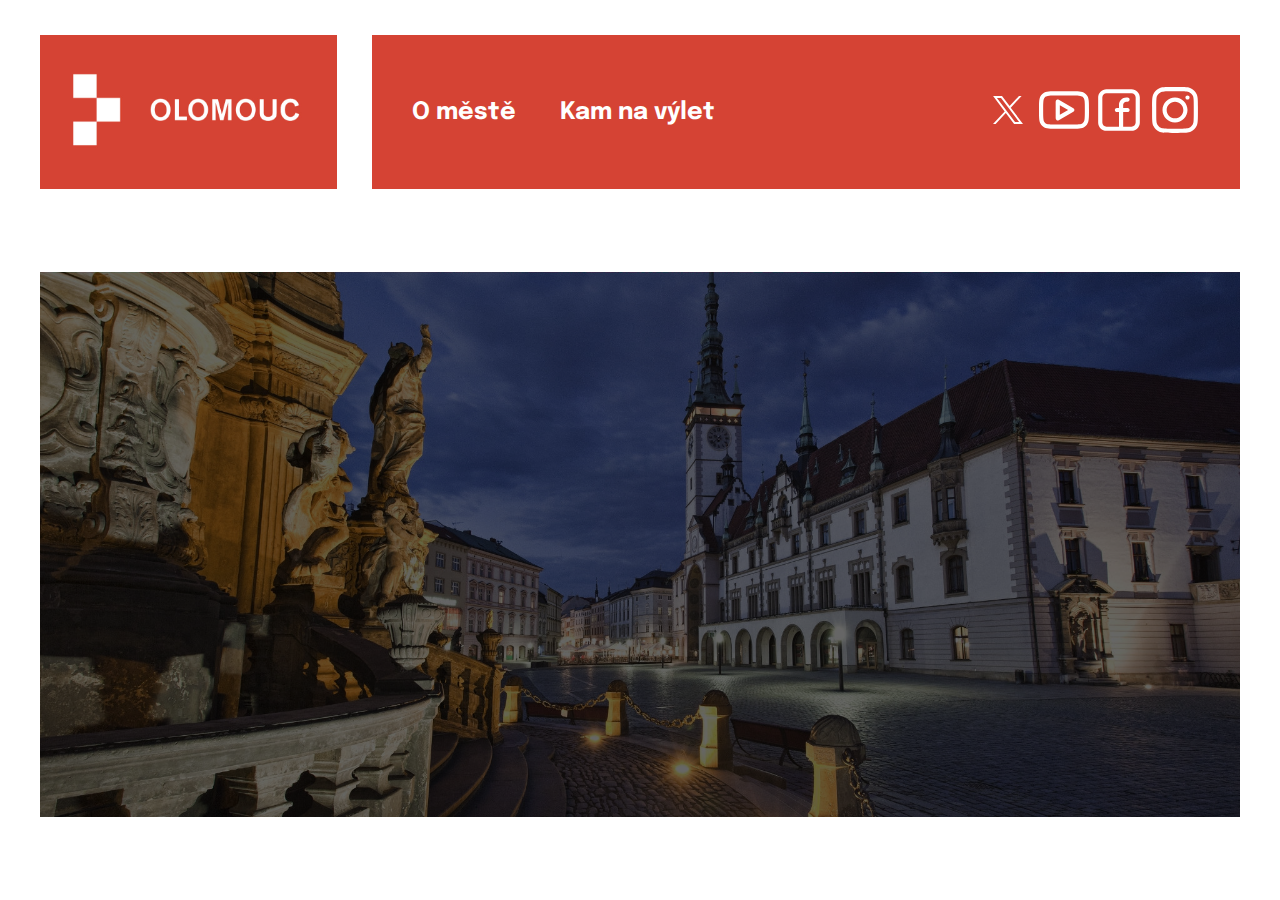
<file: index.html>
<!DOCTYPE html>
<html lang="cs">
<head>
    <meta charset="UTF-8">
    <meta name="viewport" content="width=device-width, initial-scale=1.0">
    <link rel="stylesheet" href="styles.css">
    <meta name="description" content="Olomouc - město, kde krása dýchá historií.">
    <meta property="og:type" content="website">
    <meta property="og:locale" content="cs_CZ">
    <meta property="og:site_name" content="Olomouc">
    <meta property="og:title" content="Olomouc">
    <link rel="icon" type="image/x-icon" href="imgs/favicon.ico">
    <link href="https://cdnjs.cloudflare.com/ajax/libs/font-awesome/6.4.2/css/all.min.css" rel="stylesheet">
    <title>Olomouc | Neoficiální stránky statutárního města Olomouc</title>
</head>
<body>
    <header>
        <a href="index.html"><img class="logo" src="imgs/logo.jpg"></a>
        <div class="headerBox">
            <div class="left">
                <nav class="menu-desktop">
                    <a href="o-meste.html"><b>O městě</b></a>
                    <a href="kam-na-vylet.html"><b>Kam na výlet</b></a>
                </nav>
                <nav class="menu-mobile"><i class="fa fa-bars menu-mobile-icon" onclick="hamburgerMenu('sectionNumber1')"></i></nav>
            </div>
            <div class="right">
                <a href="https://twitter.com/mesto_olomouc" target="_blank"><img src="imgs/x.svg" width="50px" height="50px"></a><div class="space-20px"></div>
                <a href="https://www.youtube.com/@StatutarnimestoOlomouc/" target="_blank"><img src="imgs/yt.svg" width="50px" height="50px"></a><div class="space-20px"></div>
                <a href="https://www.facebook.com/statutarni.mesto.olomouc/" target="_blank"><img src="imgs/fb.svg" width="50px" height="50px"></a><div class="space-20px"></div>
                <a href="https://www.instagram.com/olomouc.cz/" target="_blank"><img src="imgs/ig.svg" width="50px" height="50px"></a>
            </div>
        </div>
    </header>
    <main>
        <div id="myLinks" onclick="hamburgerMenu('sectionNumber1')">
            <div class="myLinksPosition" style="margin-bottom: 20px;"><a style="color: white; text-decoration: none;" href="o-meste.html"><b>O městě</b></a></div>
            <div class="myLinksPosition"><a style="color: white; text-decoration: none;" href="kam-na-vylet.html"><b>Kam na výlet</b></a></div>
        </div>
        <section id="sectionNumber1">
            <img class="mainPng" src="imgs/main.jpg">
            <h2 class="heading fade-in2"><b>Vítejte na<br>neoficiálních stránkách<br>města Olomouc</b></h2>
        </section>
    </main>
    <script src="script.js"></script>
</body>
</html>
</file>
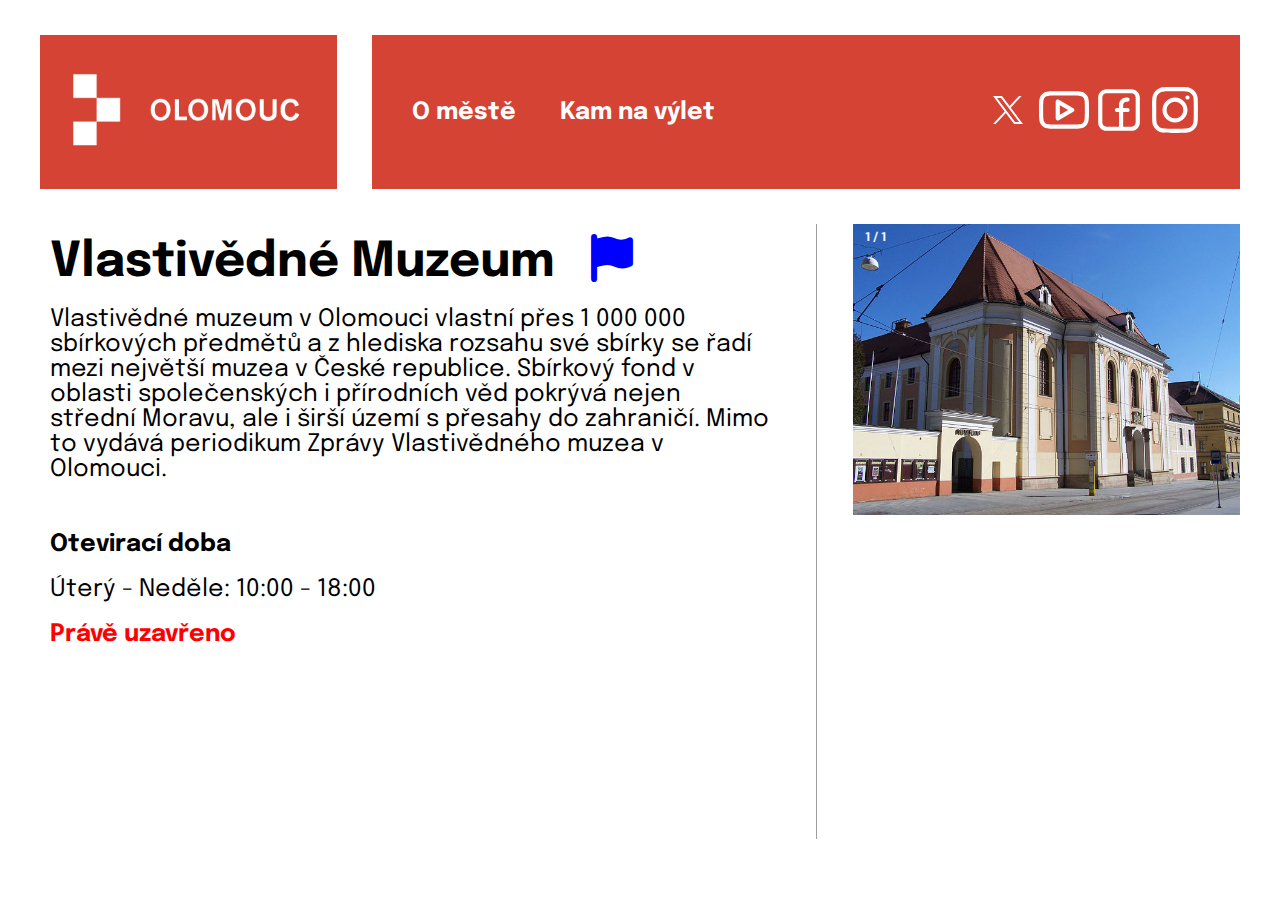
<file: kam-na-vylet/vlastivedne-muzeum.html>
<!DOCTYPE html>
<html lang="cs">
<head>
    <meta charset="UTF-8">
    <meta name="viewport" content="width=device-width, initial-scale=1.0">
    <link rel="stylesheet" href="../styles.css">
    <meta name="description" content="Olomouc - město, kde krása dýchá historií.">
    <meta property="og:type" content="website">
    <meta property="og:locale" content="cs_CZ">
    <meta property="og:site_name" content="Olomouc">
    <meta property="og:title" content="Olomouc">
    <link rel="icon" type="image/x-icon" href="../imgs/favicon.ico">
    <link href="https://cdnjs.cloudflare.com/ajax/libs/font-awesome/6.4.2/css/all.min.css" rel="stylesheet">
    <title>Vlastivědné Muzeum | Neoficiální stránky statutárního města Olomouc</title>
</head>
<body>
    <header>
        <a href="../index.html"><img class="logo" src="../imgs/logo.jpg"></a>
        <div class="headerBox">
            <div class="left">
                <nav class="menu-desktop">
                    <a href="../o-meste.html"><b>O městě</b></a>
                    <a href="../kam-na-vylet.html"><b>Kam na výlet</b></a>
                </nav>
                <nav class="menu-mobile"><i class="fa fa-bars menu-mobile-icon" onclick="hamburgerMenu('sectionNumber1')"></i></nav>
            </div>
            <div class="right">
                <a href="https://twitter.com/mesto_olomouc" target="_blank"><img src="../imgs/x.svg" width="50px" height="50px"></a><div class="space-20px"></div>
                <a href="https://www.youtube.com/@StatutarnimestoOlomouc/" target="_blank"><img src="../imgs/yt.svg" width="50px" height="50px"></a><div class="space-20px"></div>
                <a href="https://www.facebook.com/statutarni.mesto.olomouc/" target="_blank"><img src="../imgs/fb.svg" width="50px" height="50px"></a><div class="space-20px"></div>
                <a href="https://www.instagram.com/olomouc.cz/" target="_blank"><img src="../imgs/ig.svg" width="50px" height="50px"></a>
            </div>
        </div>
    </header>
    <main>
        <div id="myLinks" onclick="hamburgerMenu('sectionNumber1')">
            <div class="myLinksPosition" style="margin-bottom: 20px;"><a style="color: white; text-decoration: none;" href="../o-meste.html"><b>O městě</b></a></div>
            <div class="myLinksPosition"><a style="color: white; text-decoration: none;" href="../kam-na-vylet.html"><b>Kam na výlet</b></a></div>
        </div>
        <section id="place">
        <div class="left2">
            <h1 style="font-size: 48px;">Vlastivědné Muzeum&nbsp;&nbsp;&nbsp;<i style="color: blue;" title="Vlastenecký objekt" class="fa-solid fa-flag"></i></h1>
            <p style="font-size: 24px;">Vlastivědné muzeum v Olomouci vlastní přes 1 000 000 sbírkových předmětů a z hlediska rozsahu své sbírky se řadí mezi největší muzea v České republice. Sbírkový fond v oblasti společenských i přírodních věd pokrývá nejen střední Moravu, ale i širší území s přesahy do zahraničí. Mimo to vydává periodikum Zprávy Vlastivědného muzea v Olomouci.</p>
            <h2 style="margin-top: 40px;">Otevirací doba</h2>
            <p style="font-size: 24px;">Úterý - Neděle: 10:00 - 18:00</p>
            <p style="font-size: 24px; font-weight: bold;" id="status-info-vmo"></p>
        </div>
        <div class="vl"></div>
        <div class="right2">
            <div class="imageGallery">
                <div class="imageGallerySlides">
                    <div class="numbertext">1 / 1</div>
                    <img src="imgs/vlastivednemuzeum.jpg" style="width:100%">
                </div>
            </div>
            <iframe style="border: none; margin-top: 20px;" src="https://frame.mapy.cz/s/mucogelupu" width="100%" height="300" frameborder="0"></iframe>
        </div>
        </section>
    </main>
    <script src="../script.js"></script>
</body>
</html>
</file>
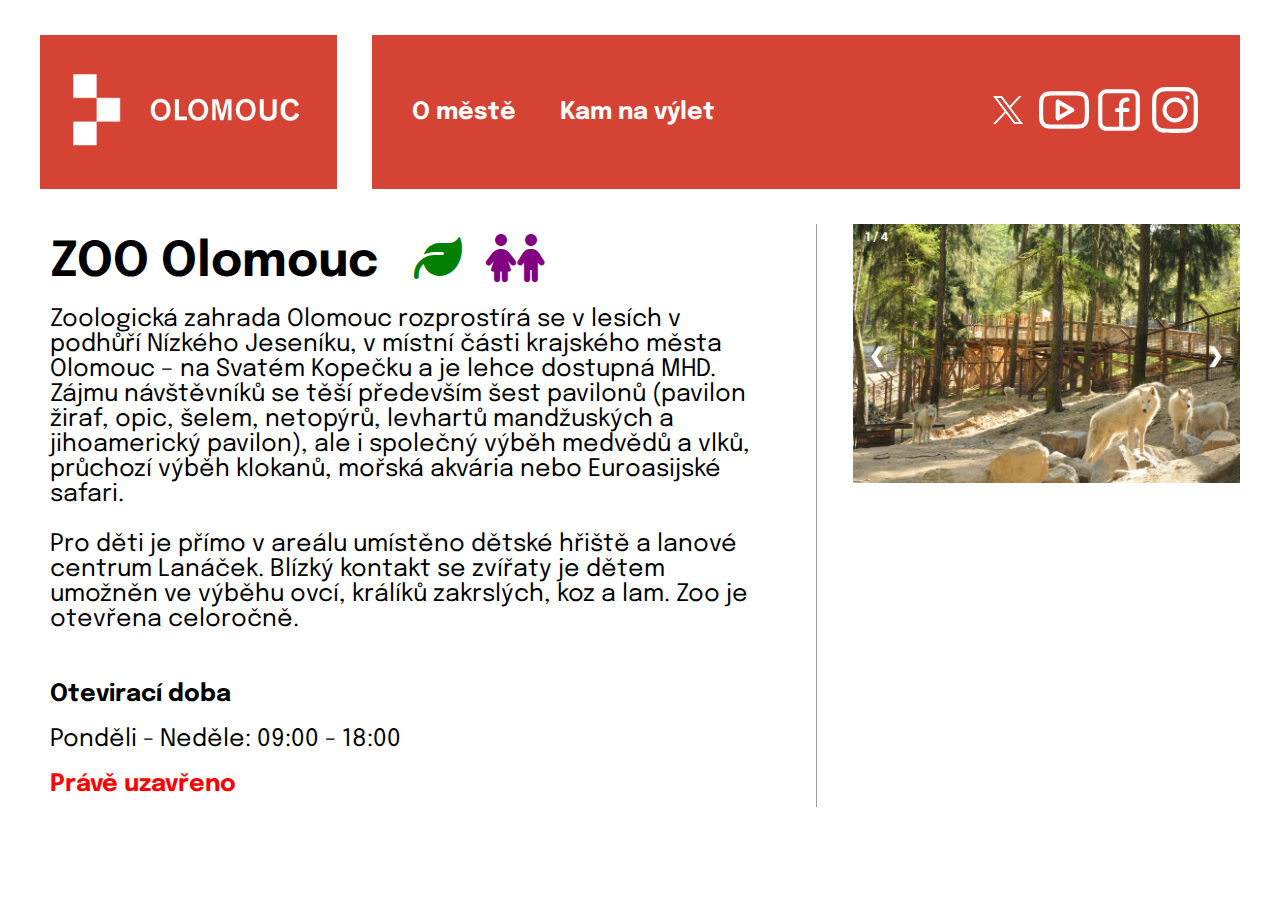
<file: kam-na-vylet/zoo-olomouc.html>
<!DOCTYPE html>
<html lang="cs">
<head>
    <meta charset="UTF-8">
    <meta name="viewport" content="width=device-width, initial-scale=1.0">
    <link rel="stylesheet" href="../styles.css">
    <meta name="description" content="Olomouc - město, kde krása dýchá historií.">
    <meta property="og:type" content="website">
    <meta property="og:locale" content="cs_CZ">
    <meta property="og:site_name" content="Olomouc">
    <meta property="og:title" content="Olomouc">
    <link rel="icon" type="image/x-icon" href="../imgs/favicon.ico">
    <link href="https://cdnjs.cloudflare.com/ajax/libs/font-awesome/6.4.2/css/all.min.css" rel="stylesheet">
    <title>Zoologická zahrada | Neoficiální stránky statutárního města Olomouc</title>
</head>
<body>
    <header>
        <a href="../index.html"><img class="logo" src="../imgs/logo.jpg"></a>
        <div class="headerBox">
            <div class="left">
                <nav class="menu-desktop">
                    <a href="../o-meste.html"><b>O městě</b></a>
                    <a href="../kam-na-vylet.html"><b>Kam na výlet</b></a>
                </nav>
                <nav class="menu-mobile"><i class="fa fa-bars menu-mobile-icon" onclick="hamburgerMenu('sectionNumber1')"></i></nav>
            </div>
            <div class="right">
                <a href="https://twitter.com/mesto_olomouc" target="_blank"><img src="../imgs/x.svg" width="50px" height="50px"></a><div class="space-20px"></div>
                <a href="https://www.youtube.com/@StatutarnimestoOlomouc/" target="_blank"><img src="../imgs/yt.svg" width="50px" height="50px"></a><div class="space-20px"></div>
                <a href="https://www.facebook.com/statutarni.mesto.olomouc/" target="_blank"><img src="../imgs/fb.svg" width="50px" height="50px"></a><div class="space-20px"></div>
                <a href="https://www.instagram.com/olomouc.cz/" target="_blank"><img src="../imgs/ig.svg" width="50px" height="50px"></a>
            </div>
        </div>
    </header>
    <main>
        <div id="myLinks" onclick="hamburgerMenu('sectionNumber1')">
            <div class="myLinksPosition" style="margin-bottom: 20px;"><a style="color: white; text-decoration: none;" href="../o-meste.html"><b>O městě</b></a></div>
            <div class="myLinksPosition"><a style="color: white; text-decoration: none;" href="../kam-na-vylet.html"><b>Kam na výlet</b></a></div>
        </div>
        <section id="place">
        <div class="left2">
            <h1 style="font-size: 48px;">ZOO Olomouc&nbsp;&nbsp;&nbsp;<i style="color: green;" class="fa-solid fa-leaf" title="Blízké přirodě"></i>&nbsp;&nbsp;<i style="color: purple;" class="fa-solid fa-children" title="Vhodné pro dětí"></i></h1>
            <p style="font-size: 24px;">Zoologická zahrada Olomouc rozprostírá se v lesích v podhůří Nízkého Jeseníku, v místní části krajského města Olomouc – na Svatém Kopečku a je lehce dostupná MHD. Zájmu návštěvníků se těší především šest pavilonů (pavilon žiraf, opic, šelem, netopýrů, levhartů mandžuských a jihoamerický pavilon), ale i společný výběh medvědů a vlků, průchozí výběh klokanů, mořská akvária nebo Euroasijské safari.<br><br>Pro děti je přímo v areálu umístěno dětské hřiště a lanové centrum Lanáček. Blízký kontakt se zvířaty je dětem umožněn ve výběhu ovcí, králíků zakrslých, koz a lam. Zoo je otevřena celoročně.</p>
            <h2 style="margin-top: 40px;">Otevirací doba</h2>
            <p style="font-size: 24px;">Ponděli - Neděle: 09:00 - 18:00</p>
            <p style="font-size: 24px; font-weight: bold;" id="status-info-zoo"></p>
        </div>
        <div class="vl"></div>
        <div class="right2">
            <div class="imageGallery">
                <div class="imageGallerySlides">
                    <div class="numbertext">1 / 4</div>
                    <img src="imgs/zoo.jpg" style="width:100%">
                </div>
                <div class="imageGallerySlides">
                    <div class="numbertext">2 / 4</div>
                    <img src="imgs/zoo2.jpg" style="width:100%">
                </div>
                <div class="imageGallerySlides">
                    <div class="numbertext">3 / 4</div>
                    <img src="imgs/zoo3.jpg" style="width:100%">
                </div>
                <div class="imageGallerySlides">
                    <div class="numbertext">4 / 4</div>
                    <img src="imgs/zoo4.jpeg" style="width:100%">
                </div>
                <a class="prev" onclick="plusSlides(-1)">&#10094;</a>
                <a class="next" onclick="plusSlides(1)">&#10095;</a>
            </div>
            <iframe style="border: none; margin-top: 20px;" src="https://frame.mapy.cz/s/davezusoza" width="100%" height="300" frameborder="0"></iframe>
        </div>
        </section>
    </main>
    <script src="../script.js"></script>
</body>
</html>
</file>
<file: styles.css>
@import url('https://fonts.googleapis.com/css2?family=Epilogue:ital,wght@0,100..900;1,100..900&display=swap');

h1, h2, p {
    margin: 10px;
}

body {
    margin: 35px 40px 35px 40px;
    font-family: "Epilogue";
}

header {
    width: 100%;
    display: flex;
    height: 154px;
    margin-bottom: 35px;
}

main {
    width: 100%;
    display: flex;
    flex-direction: column;
    min-height: calc(100vh - 259px)
}

.logo {
    height: 154px;
}

.headerBox {
    background-color: #d54334;
    width: 100%;
    height: 154px;
    margin-left: 35px;
    display: flex;
    align-items: center;
}

.menu-desktop {
    margin-left: 40px;
    display: flex;
}

.menu-desktop a {
    font-size: 24px;
    text-decoration: none;
    color: white;
    margin-right: 40px;
}

.menu-desktop a:last-child {
    margin-right: 0;
}

section {
    display: flex;
}

#sectionNumber1 {
    width: 100%;
    height: calc(100vh - 259px);
    position: relative;
    overflow: hidden;
    align-items: center;
}

#imageText {
    justify-content: center;
}

#list {
    align-items: center;
    justify-content: center;
    flex-direction: column;
}

.text {
    display: flex;
    font-size: 20px;
    padding-left: 30px;
    width: 40%;
    align-items: center;
}

.text2 {
    display: flex;
    font-size: 20px;
    padding-right: 30px;
    width: 40%;
    align-items: center;
}

.heading {
    color: white;
    font-size: 80px;
    position: absolute;
    left: 40px;
}

#myLinks {
    display: none;
    flex-direction: column;
    align-items: center;
}

#myLinks a {
    margin-bottom: 20px;
    font-size: 20px;
}

#myLinks a:last-child {
    margin-bottom: 0;
}

.myLinksPosition {
    display: flex;
    justify-content: center;
    align-items: center;
    width: 100%;
    height: 50px;
    background-color: #d54334;
}

.menu-mobile {
    font-size: 36px;
    color: white;
}

.mainPng {
    object-fit: cover;
    width: 100%;
    filter: brightness(40%);
}

.left {
    display: flex;
    align-items: center;
    width: 75%;
    height: 100%;
}

.right {
    display: flex;
    align-items: center;
    width: 25%;
    height: 100%;
    justify-content: right;
    margin-right: 40px;
}

.left2 {
    display: flex;
    width: 63%;
    flex-direction: column;
}

.right2 {
    display: flex;
    align-items: center;
    flex-direction: column;
    justify-content: center;
    width: 33%;
}

.positionBox {
    display: flex;
    width: 90%;
    border: 1px solid #9c9c9c;
    height: 120px;
    padding: 20px;
    align-items: center;
    margin-top: 30px;
    margin-bottom: 30px;
}

.desc {
    display: flex;
    margin-left: 20px;
    margin-right: 20px;
    width: 80%;
    flex-direction: column;
}

.txtalcen {
    text-align: center;
}

.space-20px {
    width: 20px;
}

.vl {
    border-left: 1px solid #9c9c9c;
    margin-left: 3%;
    margin-right: 3%;
}

.vh-container {
    display: flex;
    align-items: center;
    justify-content: center;
    width: 100%;
    height: 61px;
}

.vh {
    border-top: 1px solid #9c9c9c;
    width: 100%;
}

.imageGallery {
    position: relative;
    display: flex;
    align-items: center;
}

.imageGallerySlides {
    position: relative;
}

.numbertext {
    position: absolute;
    top: 0;
    left: 0;
    padding: 8px 16px;
    color: white;
    font-size: 12px;
    font-weight: bold;
}

.prev,
.next {
    cursor: pointer;
    position: absolute;
    padding: 16px;
    color: white;
    font-weight: bold;
    font-size: 20px;
    border-radius: 0 3px 3px 0;
    user-select: none;
    -webkit-user-select: none;
}

.next {
    right: 0;
    border-radius: 3px 0 0 3px;
}

.prev:hover,
.next:hover {
    background-color: rgba(0, 0, 0, 0.8);
}

.numbertext {
    color: #f2f2f2;
    font-size: 12px;
    padding: 8px 12px;
    font-weight: bold;
}

.pointer {
    font-size: 48px;
    color: black;
}

.statusInformator {
    font-size: 24px;
    font-weight: bold;
}

.photo {
    height: 120px;
    width: 220px;
}

.photo img {
    height: 100%;
    width: 100%;
}

.fade-in {
    opacity: 0;
    animation: fadeIn 0.5s ease-in forwards;
}

@keyframes fadeIn {
    from {
        opacity: 0; /* Start opacity */
    }
    to {
        opacity: 1; /* End opacity */
    }
}

.fade-in2 {
    opacity: 0; /* Set initial opacity to 0 */
    animation: fadeIn 1s ease-in forwards; /* Apply animation */
}

@media only screen and (max-width: 869px) {
    body {
        margin: 35px 30px 35px 30px;
    }

    header {
        width: 100%;
        display: flex;
        height: 104px;
        margin-bottom: 35px;
    }

    .logo {
        height: 104px;
    }

    .headerBox {
        background-color: #d54334;
        width: 100%;
        height: 104px;
        margin-left: 35px;
        display: flex;
        align-items: center;
    }

    .menu-desktop {
        display: none;
    }

    .right {
        display: none;
    }

    .left {
        display: flex;
        justify-content: center;
        width: 100%;
    }

    .photo {
        display: none;
    }

    .desc {
        font-size: 14px;
        margin-left: 0;
        margin-right: 10px;
        width: 90%;
    }

    .pointer {
         font-size: 24px;
         color: black;
         margin-right: 10px;
    }

    .statusInformator {
        font-size: 20px;
        font-weight: bold;
    }

    #sectionNumber1 {
        background-size: cover;
        height: calc(100vh - 209px);
    }

    .mainPng {
        width: 100%;
        height: 100%;
        filter: brightness(40%);
    }

    .heading {
        font-size: 30px;
    }

    #imageText {
        display: flex;
        flex-direction: column;
    }

    .imageText-image img {
        width: 100%;
    }

    .imageText-text {
        padding-top: 10px;
        width: 100%;
        font-size: 16px;
    }

    .imageText-text2 {
        padding-top: 10px;
        width: 100%;
        font-size: 16px;
    }

    #place {
        flex-direction: column;
        margin-top: 35px;
    }

    .left2 {
        width: 100%;
        margin-bottom: 20px;
    }

    .right2 {
        width: 100%;
    }

    .mobile-hide {
        display: none;
    }
}

@media only screen and (min-width: 870px) {
    .menu-desktop {
        display: block;
    }

    .menu-mobile {
        display: none;
    }

    .right {
        display: none;
    }

    .desktop-hide {
        display: none;
    }

    .vh {
        width: 80%;
    }

    .heading {
        font-size: 40px;
    }
}


@media only screen and (min-width: 1050px) {
    .right {
        display: flex;
    }

    .imageText-text {
        width: 50%;
        padding-left: 30px;
        font-size: 20px;
    }

    .imageText-text2 {
        width: 50%;
        padding-right: 30px;
        font-size: 20px;
    }

    #imageText {
        align-items: center;
    }

    .vh {
        width: 80%;
    }

    .heading {
        font-size: 60px;
    }
}
</file>
